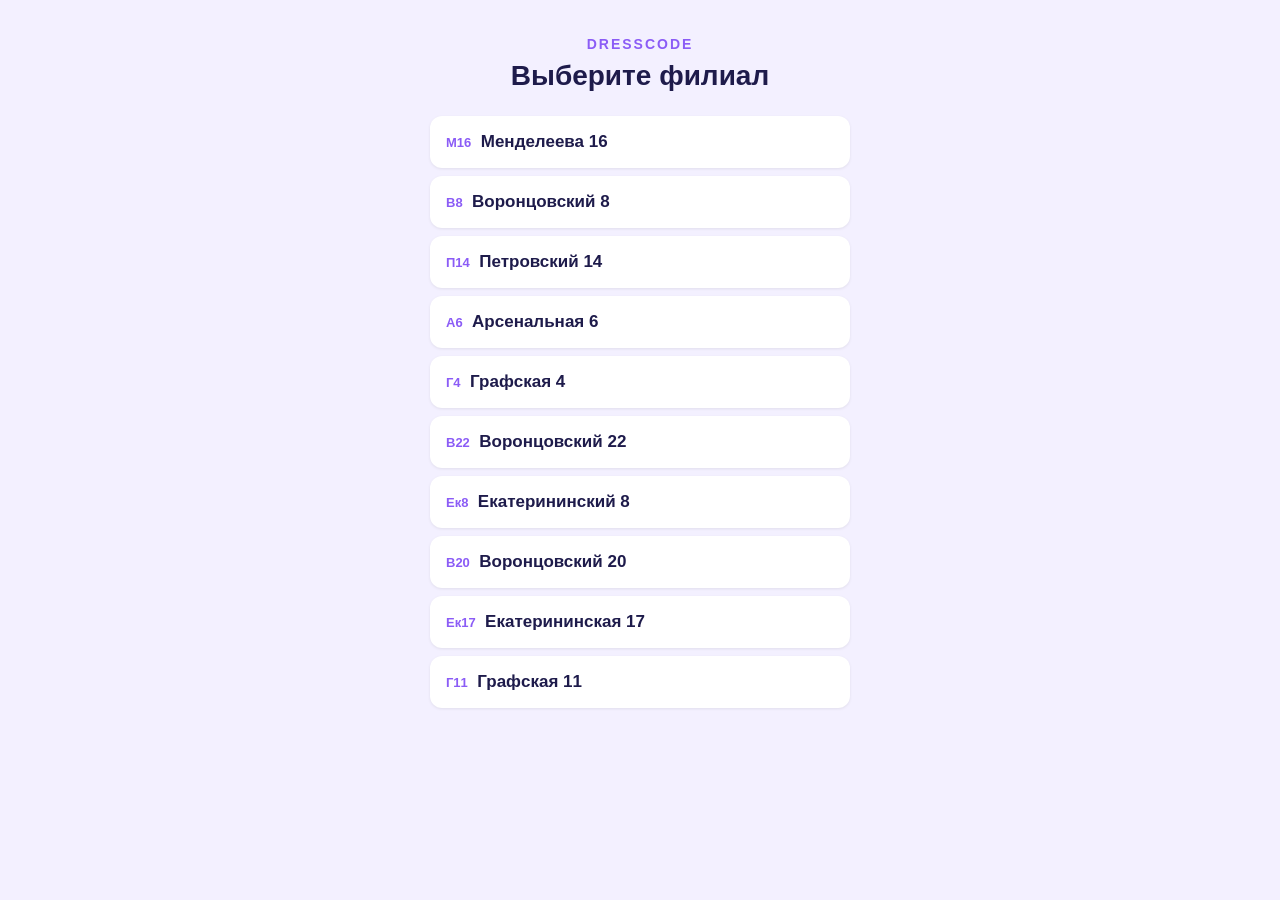
<file: report.html>
<!DOCTYPE html>
<html>
<head>
  <meta charset="utf-8">
  <meta http-equiv="refresh" content="0;url=web/report.html">
  <title>Переадресация...</title>
</head>
<body>
  <p>Переход на <a href="web/report.html">форму отчёта</a>...</p>
  <script>window.location.replace('web/report.html');</script>
</body>
</html>
</file>
